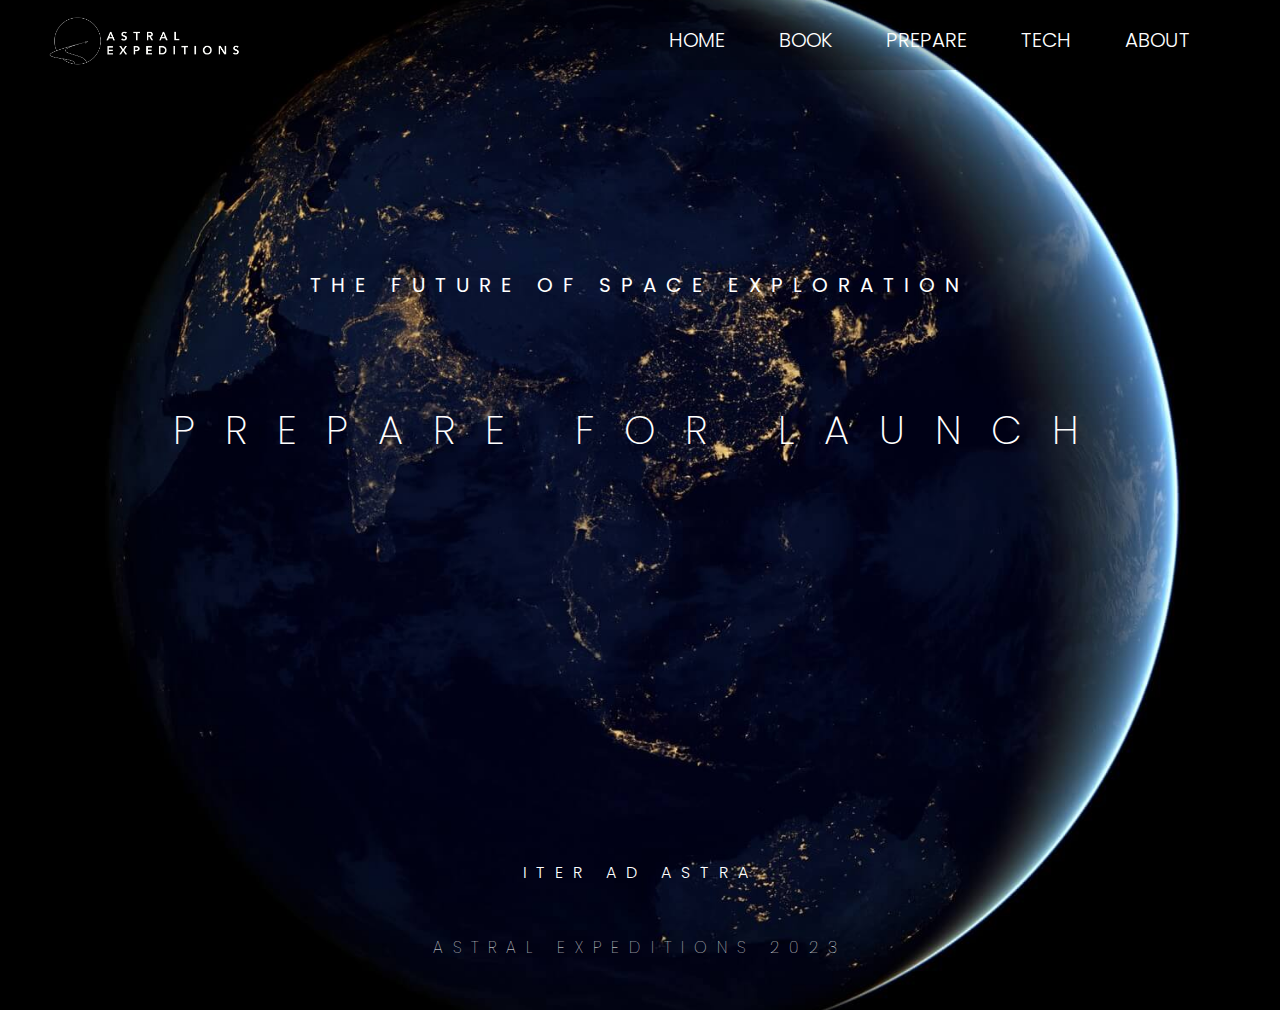
<file: index.html>
<!DOCTYPE html>
<html lang="en">
  <head>
      <meta charset="UTF-8">
      <meta name="viewport" content="width=device-width, initial-scale=1.0">
      <meta http-equiv="X-UA-Compatible" content="IE-edge">
      <title>Astral Expeditions</title>
      <link rel="stylesheet" href="style.css">
  </head>

  <body>
      <div class="home-central">
          <div class="navbar">
              <img src="images/astralexplogo.png" class="logo">
                  <ul>
                    <li><a href="index.html">HOME</a></li>
                    <li><a href="book.html">BOOK</a></li>
                    <li><a href="prepare.html">PREPARE</a></li>
                    <li><a href="tech.html">TECH</a></li>
                    <li><a href="about.html">ABOUT</a></li>
                  </ul>
          </div>
    
          <div class="home-text-1">      
              <h1>THE FUTURE OF SPACE EXPLORATION</h1>
          </div>

          <div class="home-text-2">
              <h1>PREPARE FOR LAUNCH</h1>
          </div>

          <div class="home-text-3">
              <h1>ITER AD ASTRA</h1>
          </div>

          <div class="company-text-1">
              <h1>ASTRAL EXPEDITIONS 2023</h1>
          </div>


    </div>

  </body>
</html>
</file>
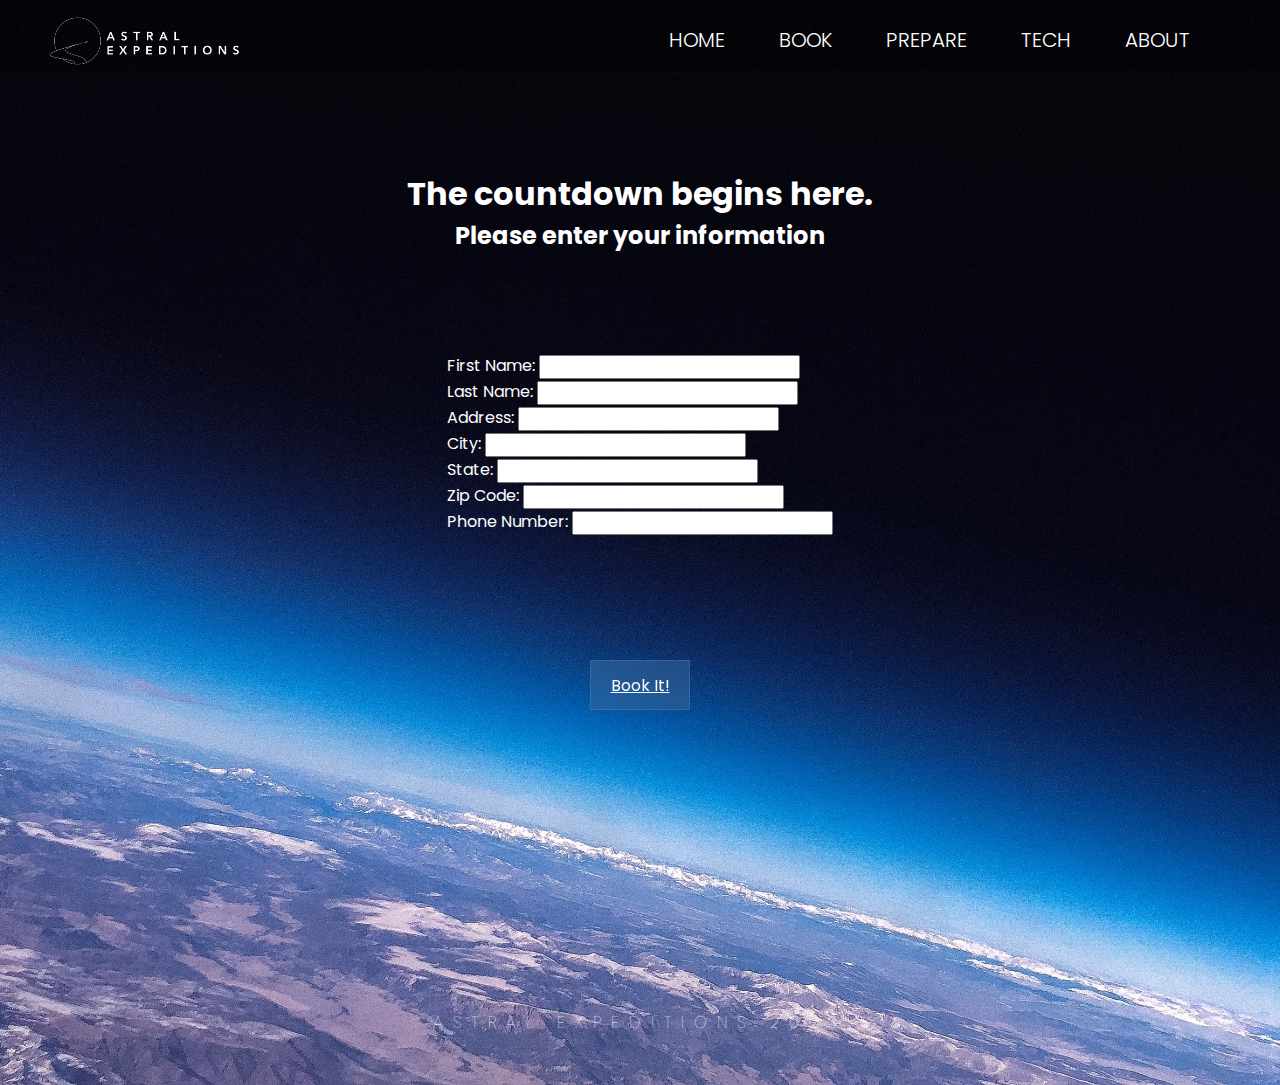
<file: book-confirm.html>
<!DOCTYPE html>
<html lang="en">
    <head>
      <meta charset="UTF-8">
      <meta name="viewport" content="width=device-width, initial-scale=1.0">
      <meta http-equiv="X-UA-Compatible" content="IE-edge">
      <title>Astral Expeditions</title>
      <link rel="stylesheet" href="style.css">
    </head>

    <body>
        <div class="book-confirm">
            <div class="navbar">
                <img src="images/astralexplogo.png" class="logo">
                <ul>
                    <li><a href="index.html">HOME</a></li>
                    <li><a href="book.html">BOOK</a></li>
                    <li><a href="prepare.html">PREPARE</a></li>
                    <li><a href="tech.html">TECH</a></li>
                    <li><a href="about.html">ABOUT</a></li>
                </ul>
            </div>

            <div class="book-confirm-text">
                <h1>The countdown begins here. </h1>
                <h2>Please enter your information</h2>
            </div>


            <div class="book-confirm-details">
                <div class="book-confirm-textbox">
                    <div>
                        <label for="firstname">First Name:</label>
                        <input type="text" id="firstname" name="firstname" required>
                    </div>
                    <div>
                        <label for="lastname">Last Name:</label>
                        <input type="text" id="lastname" name="lastname" required>
                    </div>
                    <div>
                        <label for="address">Address:</label>
                        <input type="text" id="address" name="address" required>
                    </div>
                    <div>
                        <label for="city">City:</label>
                        <input type="text" id="city" name="city" required>
                    </div>
                    <div>
                        <label for="state">State:</label>
                        <input type="text" id="state" name="state" required>
                    </div>
                    <div>
                        <label for="zipcode">Zip Code:</label>
                        <input type="text" id="zipcode" name="zipcode" required>
                    </div>
                    <div>
                        <label for="phone">Phone Number:</label>
                        <input type="text" id="phone" name="phone" required>
                    </div>
                </div>

            </div>

            <div class="book-confirm-button">
                <a class="btn-style" href="book-thanks.html">Book It!</a>
            </div>

            <div class="company-text">
                <h1>ASTRAL EXPEDITIONS 2023</h1>
            </div>    

        </div>
    

    </body>
</html>
</file>
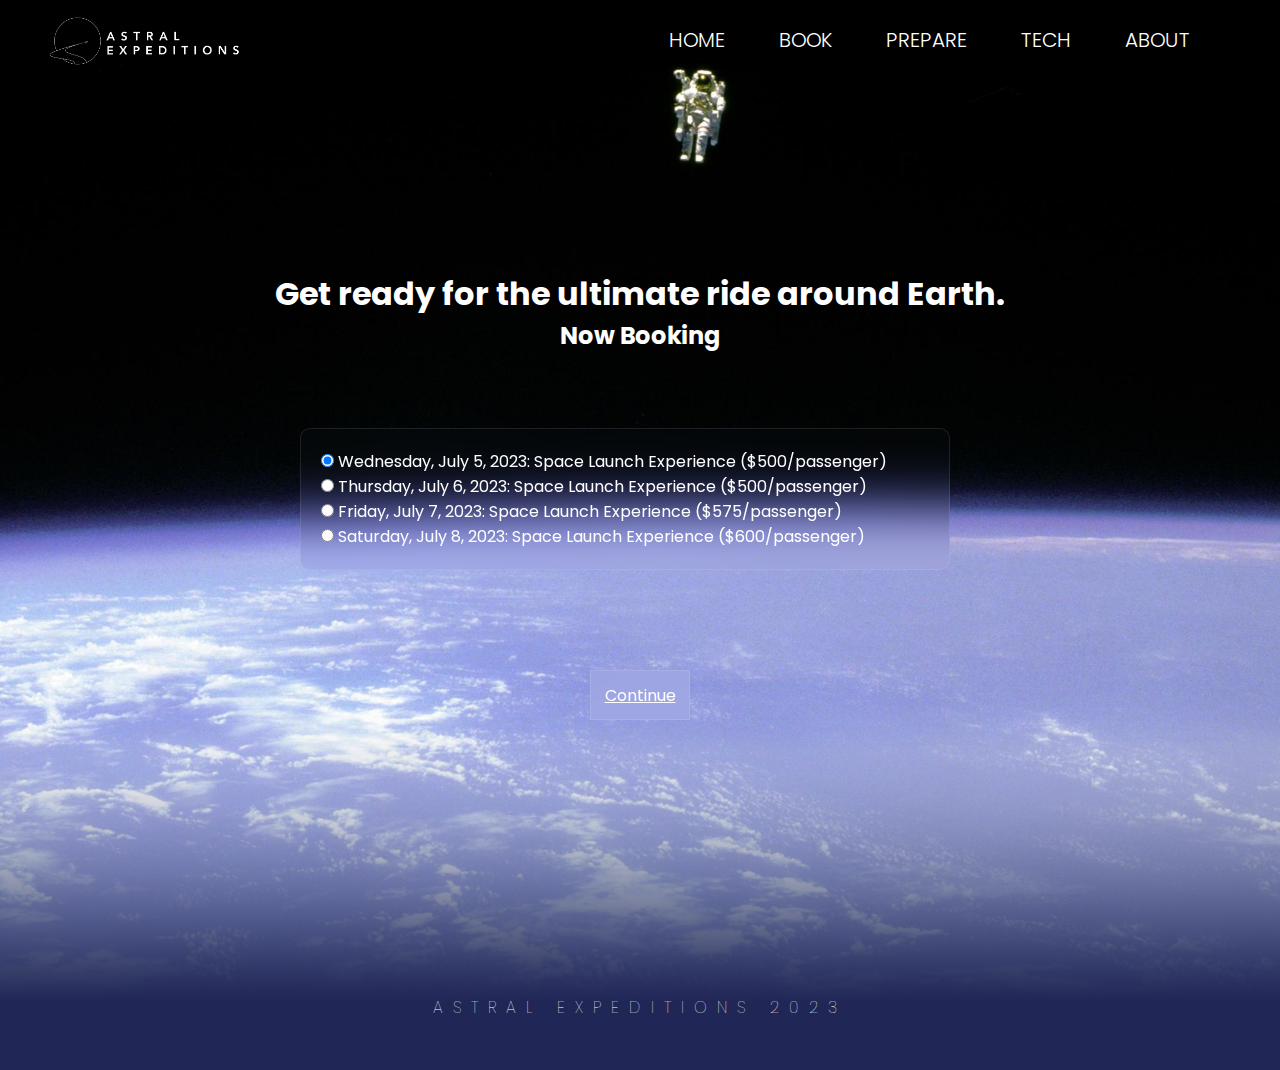
<file: book-earth.html>
<!DOCTYPE html>
<html lang="en">
    <head>
      <meta charset="UTF-8">
      <meta name="viewport" content="width=device-width, initial-scale=1.0">
      <meta http-equiv="X-UA-Compatible" content="IE-edge">
      <title>Astral Expeditions</title>
      <link rel="stylesheet" href="style.css">
    </head>

    <body>
        <div class="book-earth">
            <div class="navbar">
                <img src="images/astralexplogo.png" class="logo">
                <ul>
                    <li><a href="index.html">HOME</a></li>
                    <li><a href="book.html">BOOK</a></li>
                    <li><a href="prepare.html">PREPARE</a></li>
                    <li><a href="tech.html">TECH</a></li>
                    <li><a href="about.html">ABOUT</a></li>
                </ul>
            </div>

            <div class="book-earth-text">
                <h1>Get ready for the ultimate ride around Earth.</h1>
                <h2>Now Booking</h2>
            </div>

            <div class="book-earth-option">
                <div>
                    <input type="radio" id="SLE001" name="earth-flight" value="SLE001" checked>
                    <label for="SLE001">Wednesday, July 5, 2023: Space Launch Experience ($500/passenger)</label>
                </div>
                <div>
                    <input type="radio" id="SLE002" name="earth-flight" value="SLE002">
                    <label for="SLE001">Thursday, July 6, 2023: Space Launch Experience ($500/passenger)</label>
                </div>
                <div>
                    <input type="radio" id="SLE003" name="earth-flight" value="SLE003">
                    <label for="SLE001">Friday, July 7, 2023: Space Launch Experience ($575/passenger)</label>
                </div>
                <div>
                    <input type="radio" id="SLE004" name="earth-flight" value="SLE004">
                    <label for="SLE001">Saturday, July 8, 2023: Space Launch Experience ($600/passenger)</label>
                </div>
            </div>

            <div class="book-earth-button">
                <a class="btn-style" href="book-confirm.html">Continue</a>
            </div>

            <div class="company-text">
                <h1>ASTRAL EXPEDITIONS 2023</h1>
            </div>

        </div>



    </body>
</html>
</file>
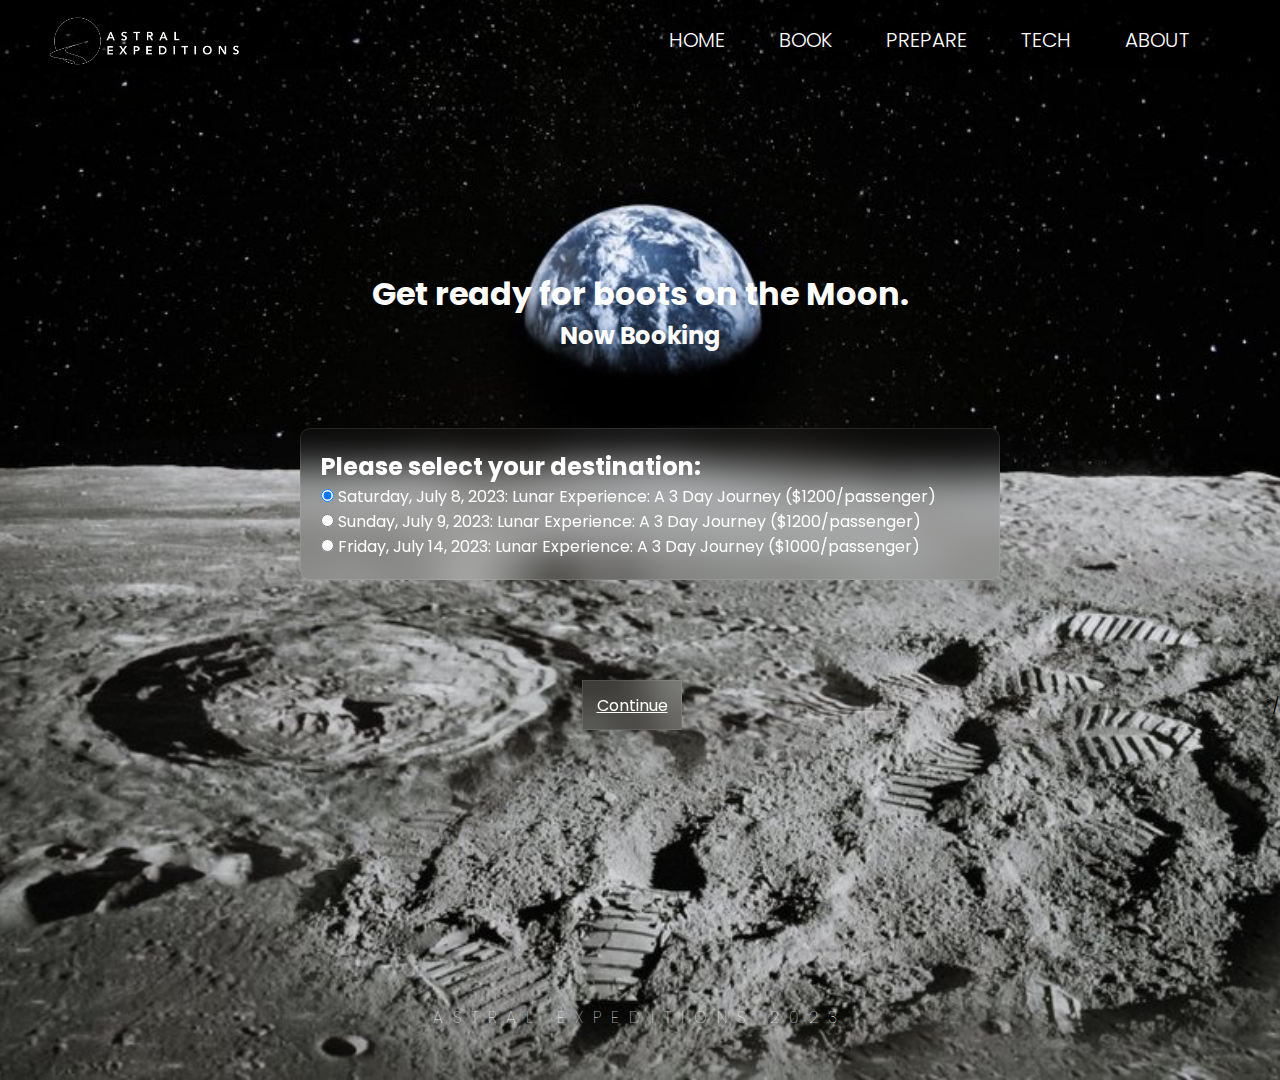
<file: book-lunar.html>
<!DOCTYPE html>
<html lang="en">
    <head>
      <meta charset="UTF-8">
      <meta name="viewport" content="width=device-width, initial-scale=1.0">
      <meta http-equiv="X-UA-Compatible" content="IE-edge">
      <title>Astral Expeditions</title>
      <link rel="stylesheet" href="style.css">
    </head>

    <body>
        <div class="book-lunar">
            <div class="navbar">
                <img src="images/astralexplogo.png" class="logo">
                <ul>
                    <li><a href="index.html">HOME</a></li>
                    <li><a href="book.html">BOOK</a></li>
                    <li><a href="prepare.html">PREPARE</a></li>
                    <li><a href="tech.html">TECH</a></li>
                    <li><a href="about.html">ABOUT</a></li>
                </ul>
            </div>

            <div class="book-lunar-text">
                <h1>Get ready for boots on the Moon.</h1>
                <h2>Now Booking</h2>
            </div>

            <div class="book-lunar-option">
                <h2>Please select your destination:</h2>
                <div>
                    <input type="radio" id="LE001" name="lunarflight" value="LE001" checked>
                    <label for="LE001">Saturday, July 8, 2023: Lunar Experience: A 3 Day Journey ($1200/passenger)</label>
                </div>
                <div>
                    <input type="radio" id="LE002" name="lunarflight" value="LE002">
                    <label for="LE002">Sunday, July 9, 2023: Lunar Experience: A 3 Day Journey ($1200/passenger)</label>
                </div>
                <div>
                    <input type="radio" id="LE003" name="lunarflight" value="LE003">
                    <label for="LE003">Friday, July 14, 2023: Lunar Experience: A 3 Day Journey ($1000/passenger)</label>
                </div>
            </div>  

            <div class="book-lunar-button">
                <a class="btn-style" href="book-confirm.html">Continue</a>*/
            </div>

            <div class="company-text" >
                <h1>ASTRAL EXPEDITIONS 2023</h1>
            </div>
    
        </div>

    </body>
</html>
</file>
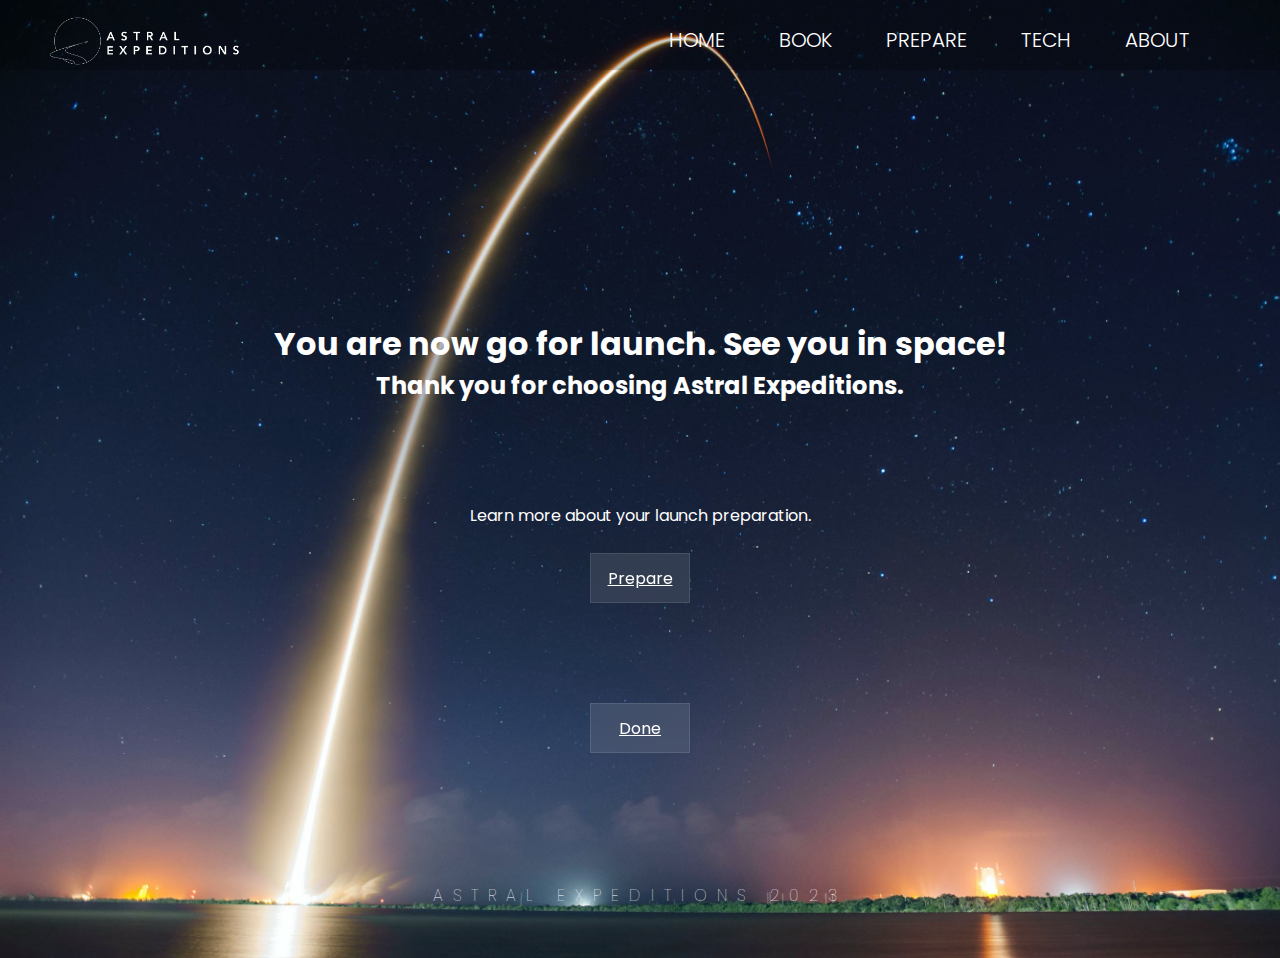
<file: book-thanks.html>
<!DOCTYPE html>
<html lang="en">
    <head>
      <meta charset="UTF-8">
      <meta name="viewport" content="width=device-width, initial-scale=1.0">
      <meta http-equiv="X-UA-Compatible" content="IE-edge">
      <title>Astral Expeditions</title>
      <link rel="stylesheet" href="style.css">
    </head>

    <body>
        <div class="book-thanks">
            <div class="navbar">
                <img src="images/astralexplogo.png" class="logo">
                <ul>
                    <li><a href="index.html">HOME</a></li>
                    <li><a href="book.html">BOOK</a></li>
                    <li><a href="prepare.html">PREPARE</a></li>
                    <li><a href="tech.html">TECH</a></li>
                    <li><a href="about.html">ABOUT</a></li>
                </ul>
            </div>

            <div class="book-thanks-text">
                <h1>You are now go for launch. See you in space! </h1>
                <h2>Thank you for choosing Astral Expeditions.</h2>
            </div>


            <div class="book-thanks-exit">
                <p>Learn more about your launch preparation.</p>
                <br>
                <a class="btn-style" href="prepare.html">Prepare</a>
            </div>

            <div class="book-thanks-done">
                <a class="btn-style" href="index.html">Done</a>
            </div>

            <div class="company-text-1">
                <h1>ASTRAL EXPEDITIONS 2023</h1>
            </div>
    
        </div>



    </body>
</html>
</file>
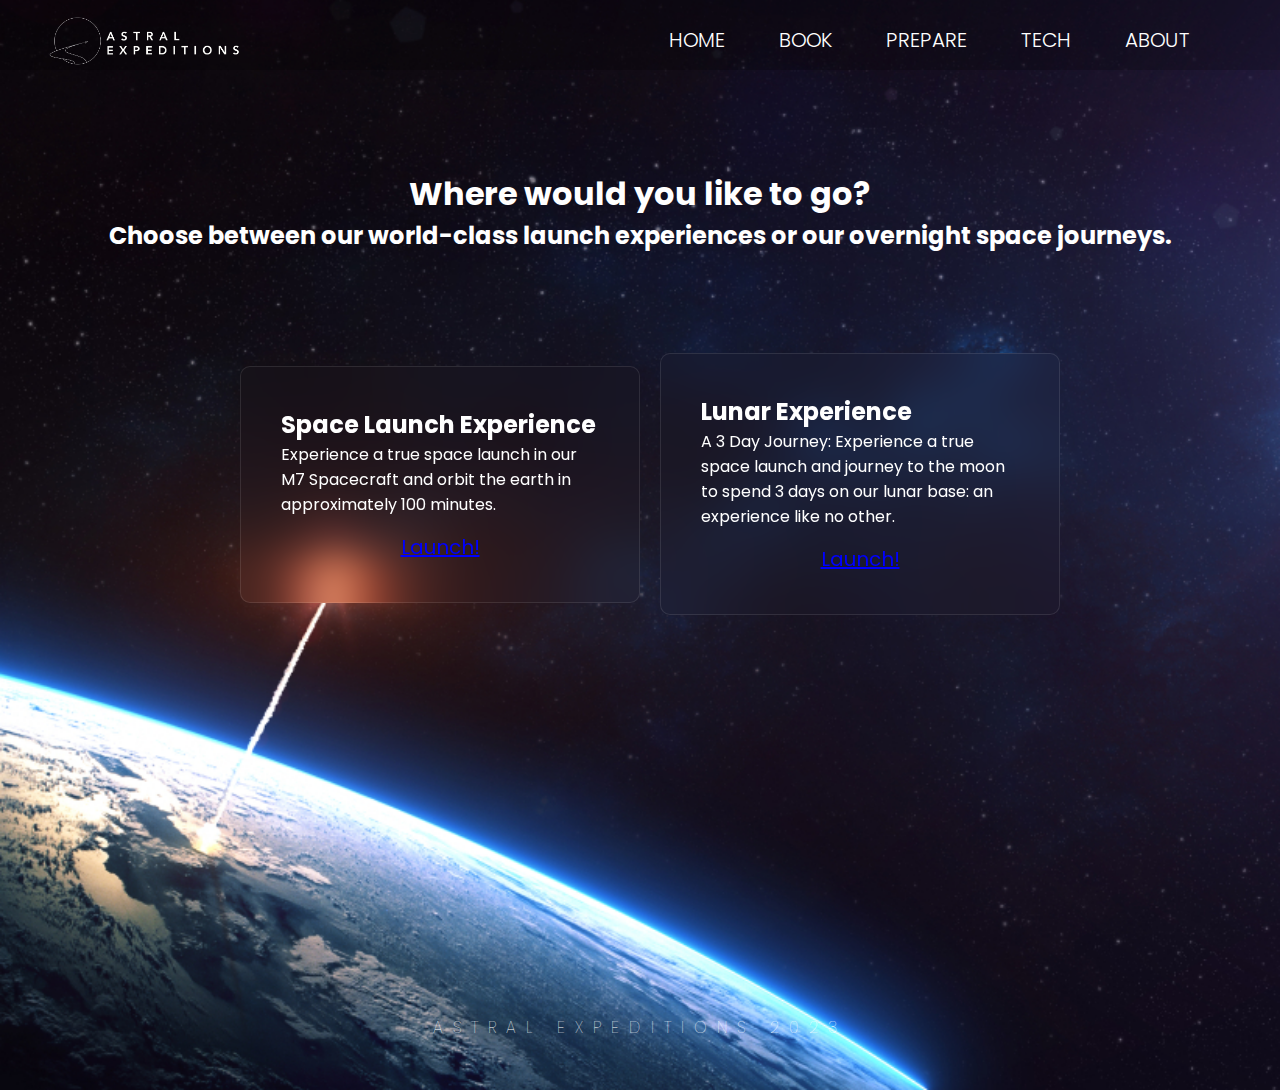
<file: book.html>
<!DOCTYPE html>
<html lang="en">
    <head>
        <meta charset="UTF-8">
        <meta name="viewport" content="width=device-width, initial-scale=1.0">
        <meta http-equiv="X-UA-Compatible" content="IE-edge">
        <title>Astral Expeditions</title>
        <link rel="stylesheet" href="style.css">
    </head>

    <body>
        <div class="book">
            <div class="navbar">
                <img src="images/astralexplogo.png" class="logo">
                <ul>
                    <li><a href="index.html">HOME</a></li>
                    <li><a href="book.html">BOOK</a></li>
                    <li><a href="prepare.html">PREPARE</a></li>
                    <li><a href="tech.html">TECH</a></li>
                    <li><a href="about.html">ABOUT</a></li>
                </ul>
            </div>
    
            <div class="book-text">
                <h1>Where would you like to go?</h1>
                <h2>Choose between our world-class launch experiences or our overnight space journeys.</h2>
            </div>

            <div class="book-options">
                <div class="book-earth-select">
                    <h2>Space Launch Experience</h2>
                    <p1>Experience a true space launch in our M7 Spacecraft and orbit the earth in approximately 100 minutes.<br></p1>
                    <div class="book-launch">
                        <a href="book-earth.html">Launch!</a>
                    </div>
                    
                </div>
                <div class="book-lunar-select">
                    <h2>Lunar Experience</h2>
                    <p1>A 3 Day Journey: Experience a true space launch and journey to the moon to spend 3 days on our lunar base: an experience like no other.<br></p1>
                    <div class="book-launch">
                        <a href="book-lunar.html">Launch!</a>
                    </div>
                </div>
            </div>

            <div class="company-text-2">
                <h1>ASTRAL EXPEDITIONS 2023</h1>
            </div>

        </div>

    </body>
</html>
</file>
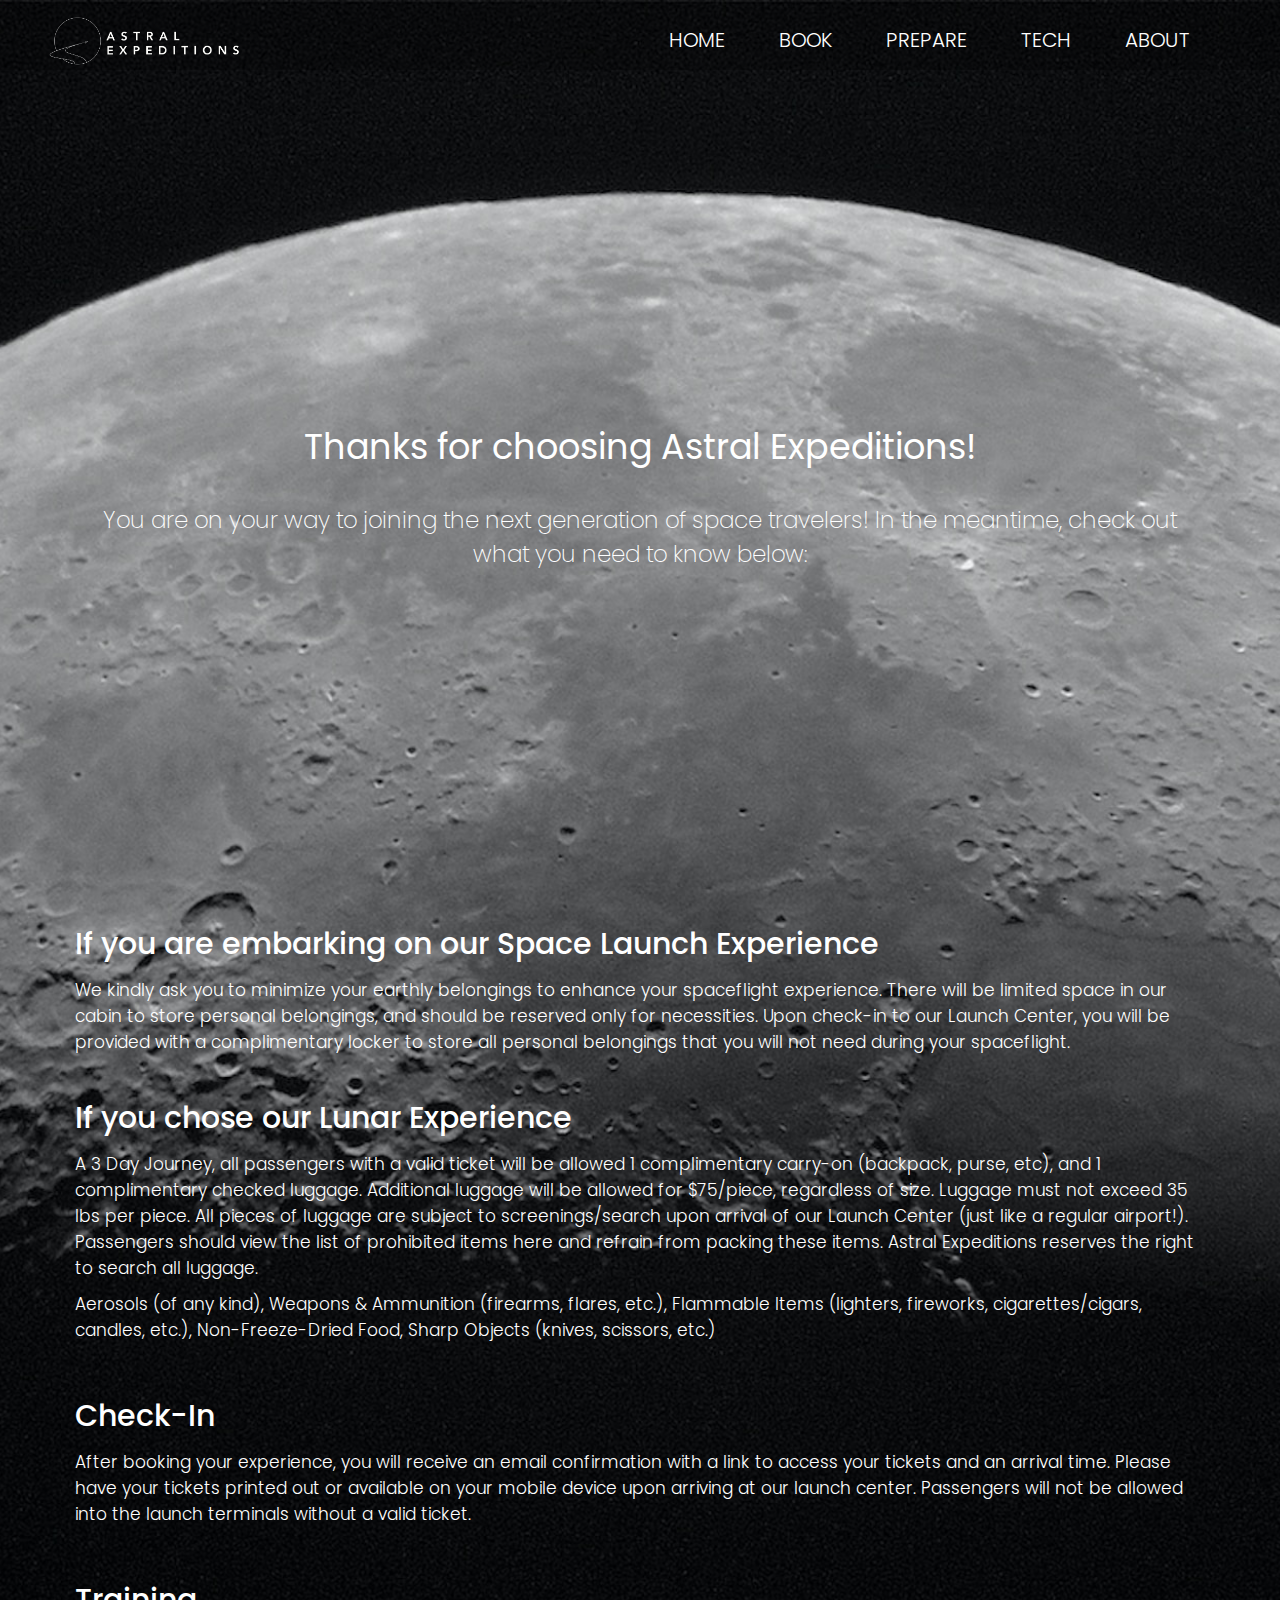
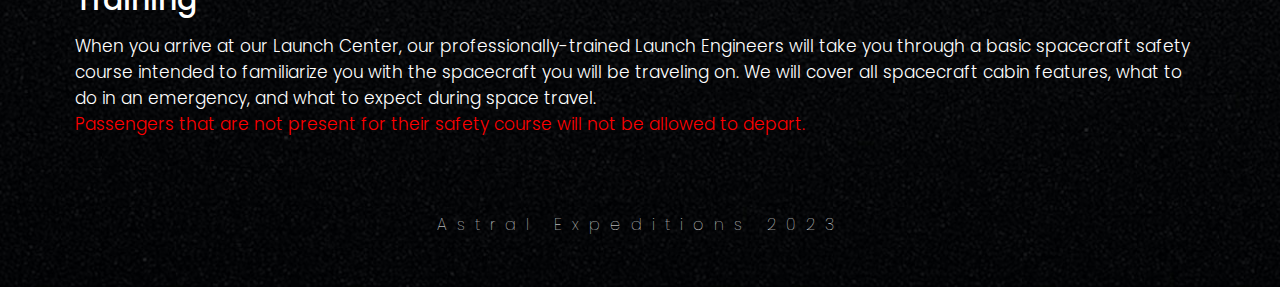
<file: prepare.html>
<!DOCTYPE html>
<html lang="en">
    <head>
        <meta charset="UTF-8">
        <meta name="viewport" content="width=device-width, initial-scale=1.0">
        <meta http-equiv="X-UA-Compatible" content="IE-edge">
        <title>Astral Expeditions</title>
        <link rel="stylesheet" href="style.css">
    </head>

    <body>
        <div class="prepare">
            <div class="navbar">
                <img src="images/astralexplogo.png" class="logo">
                <ul>
                    <li><a href="index.html">HOME</a></li>
                    <li><a href="book.html">BOOK</a></li>
                    <li><a href="prepare.html">PREPARE</a></li>
                    <li><a href="tech.html">TECH</a></li>
                    <li><a href="about.html">ABOUT</a></li>
                </ul>
            </div>
    
            
            <div class="prepare-text-1">
                <h1>Thanks for choosing Astral Expeditions!</h1>
            </div>

            <div class="prepare-text-2">
                <h1>You are on your way to joining the next generation of space travelers! In the meantime, check out what you need to know below:</h1>
            </div>
            
            <div class="packing-text-1">
                <h1>If you are embarking on our Space Launch Experience</h1>
                <p>We kindly ask you to minimize your earthly belongings to enhance your spaceflight experience. There will be limited space in our cabin to store personal belongings, and should be reserved only for necessities. Upon check-in to our Launch Center, you will be provided with a complimentary locker to store all personal belongings that you will not need during your spaceflight.</p>
            </div>

            <div class="packing-text-2">
                <h1>If you chose our Lunar Experience</h1>
                <p>A 3 Day Journey, all passengers with a valid ticket will be allowed 1 complimentary carry-on (backpack, purse, etc), and 1 complimentary checked luggage. Additional luggage will be allowed for $75/piece, regardless of size. Luggage must not exceed 35 lbs per piece. All pieces of luggage are subject to screenings/search upon arrival of our Launch Center (just like a regular airport!). Passengers should view the list of prohibited items here and refrain from packing these items. Astral Expeditions reserves the right to search all luggage.</p>
            </div>
            
            <div class="packing-text-2">
                <p>Aerosols (of any kind), Weapons & Ammunition (firearms, flares, etc.), Flammable Items (lighters, fireworks, cigarettes/cigars, candles, etc.), Non-Freeze-Dried Food, Sharp Objects (knives, scissors, etc.)</p>
            </div>

            <div class="checkin-text">
                <h1>Check-In</h1>
                <p>After booking your experience, you will receive an email confirmation with a link to access your tickets and an arrival time. Please have your tickets printed out or available on your mobile device upon arriving at our launch center. Passengers will not be allowed into the launch terminals without a valid ticket.</p>
            </div>

            <div class="training-text">
                <h1>Training</h1>
                <p>When you arrive at our Launch Center, our professionally-trained Launch Engineers will take you through a basic spacecraft safety course intended to familiarize you with the spacecraft you will be traveling on. We will cover all spacecraft cabin features, what to do in an emergency, and what to expect during space travel.</p>
                <p1>Passengers that are not present for their safety course will not be allowed to depart.</p1>
            </div>      
            
            <div class="company-text">
                <h1>Astral Expeditions 2023</h1>
            </div>
            
        </div>

        
  
    </body> 
</html>
</file>
<file: style.css>
@import url('https://fonts.googleapis.com/css2?family=Poppins:wght@100;200;300;400;500;600;700;800;900&display=swap');

*{
    margin: 0;
    padding: 0;
    box-sizing: border-box;
    font-family: 'Poppins', sans-serif;
}


/* Navigation Bar */

.navbar{
    height: 70px;
    width: 100%;
    background: rgba(0,0,0,0.2);
}

.navbar ul{
    float: right;
    margin-right: 45px;
    padding: 10px 20px;
    margin-top: 15px;
    list-style: none;
}

.navbar ul li{
    display: inline-block;
    margin: 0 5px;
}

.navbar ul li a{
    text-decoration: none;
    color: white;
    font-size: 20px;
    font-weight: 300;
    padding: 10px 20px;
    border-radius: 5px;
    transition: 0.3s;
}

.navbar ul li a:hover{
    background: navy;
}

.logo {
    width: 200px;
    margin: 12px 45px;
    cursor: pointer;
}


/* Home */

.home-central{
   width: 100%;
   height: 100%;
   background-image: url(images/earth.jpeg);
   background-repeat: no-repeat;
   background-size: cover;
   background-position: center;
}

.home-text-1 h1{
    color: white;
    font-size: 20px;
    font-weight: 400;
    letter-spacing: 10px;
    padding: 200px 0 0 0;
    text-align: center;
}

.home-text-2 h1{
    color: white;
    font-size: 40px;
    font-weight: 250;
    letter-spacing: 30px;
    padding: 100px 0 0 0;
    text-align: center;
}

.home-text-3 h1{
    color: white;
    font-size: 16px;
    font-weight: 300;
    letter-spacing: 10px;
    padding: 400px 0 0 0;
    text-align: center;
}



/* Book - 1st page - Home */

.book{
    width: 100%;
    height: 100%;
    background-image: url(images/book.jpeg);
    background-repeat: no-repeat;
    background-size: cover;
    background-position: center;
}

.book-text{
    color: white;
    padding: 100px 0;
    margin-left: 40px;
    margin-right: 40px;
    text-align:center;
}

.book-options {
    color: white;
    display: flex;
    justify-content: center;
    align-items: center;
}

.book-earth-select {
    background: rgba(255, 255, 266, 0.01);
    backdrop-filter: blur(20px);
    padding: 40px;
    max-width: 400px;
    border: 1px solid rgba(255, 255, 266, 0.1);
    border-radius: 10px;
    transform: translate(0px, 0px);
}

.book-lunar-select{
    background: rgba(255, 255, 266, 0.01);
    backdrop-filter: blur(20px);
    padding: 40px;
    max-width: 400px;
    border: 1px solid rgba(255, 255, 266, 0.1);
    border-radius: 10px;
    transform: translate(20px, 0px);
}

.book-launch {
    font-size: 20px;
    text-align: center;
    padding: 15px 0 0 0;
}

.book-launch a {
    color: blue;
}


/* Book - Earth flight */

.book-earth{
    width: 100%;
    height: 100%;
    background-image: url(images/book-earth.png);
    background-repeat: no-repeat;
    background-size: cover;
    background-position: center;
}

.book-earth-text {
    color: white;
    text-align: center;
    padding: 200px 0 75px 0;
}

.book-earth-option {
    color: white;
    margin-left: 300px;
    background: rgba(255, 255, 266, 0.01);
    backdrop-filter: blur(20px);
    padding: 20px;
    max-width: 650px;
    border: 1px solid rgba(255, 255, 266, 0.1);
    border-radius: 10px;
}

.book-earth-button {
    display: flex;
    justify-content: center;
    align-items: center;
    padding: 100px 0px 200px 0px;
}


/* Book - Lunar flight */

.book-lunar{
    width: 100%;
    height: 100%;
    background-image: url(images/book-lunar.jpeg);
    background-repeat: no-repeat;
    background-size: cover;
    background-position: center;
}

.book-lunar-text {
    color: white;
    text-align: center;
    padding: 200px 0 75px 0;
}

.book-lunar-option {
    color: white;
    margin-left: 300px;
    background: rgba(255, 255, 266, 0.01);
    backdrop-filter: blur(20px);
    padding: 20px;
    max-width: 700px;
    border: 1px solid rgba(255, 255, 266, 0.1);
    border-radius: 10px;
}

.book-lunar-button {
    display: flex;
    justify-content: center;
    align-items: center;
    padding: 100px 0px 200px 0px;
}


/* Book - Confirmation */

.book-confirm{
    width: 100%;
    height: 100%;
    background-image: url(images/book-confirm.jpg);
    background-repeat: no-repeat;
    background-size: cover;
    background-position: center;
}

.book-confirm-text {
    color: white;
    text-align: center;
    padding: 100px 0;
}

.book-confirm-textbox{
    color: white;

}

.book-confirm-details {
    display: flex;
    justify-content: center;
    align-items: center;
}

.book-confirm-button {
    display: flex;
    justify-content: center;
    align-items: center;
    padding: 125px 0px 225px 0px;
}


/*  Book - Thanks */

.book-thanks {
    width: 100%;
    height: 100%;
    background-image: url(images/book-thanks.jpg);
    background-repeat: no-repeat;
    background-size: cover;
    background-position: center;
}

.book-thanks-text {
    color: white;
    text-align: center;
    padding: 250px 0 0 0;
}

.book-thanks-details {
    color: white;
    text-align: center;
}


.book-thanks-exit {
    color: white;
    text-align: center;
    padding: 100px 0 0 0;
}

.book-thanks-done {
    color: white;
    text-align: center;
    padding: 100px 0 80px 0;
}


/* About */

.about{
    width: 100%;
    height: 100%;
    background-image: url(images/about.jpeg);
    background-repeat: no-repeat;
    background-size: cover;
    background-position: center;
}

.about-content {
    position: relative;
    width: 1150px;
    display: flex;
    justify-content: center;
    align-items: center;
}

.about-text-1{
    z-index: 111;
    background: rgba(255, 255, 266, 0.01);
    backdrop-filter: blur(20px);
    padding: 40px;
    max-width: 500px;
    border: 1px solid rgba(255, 255, 266, 0.1);
    border-radius: 10px;
    transform: translate(20px, 375px);
}

.about-text-2{
    z-index: 222;
    background: rgba(255, 255, 266, 0.1);
    backdrop-filter: blur(20px);
    padding: 40px;
    max-width: 400px;
    border: 1px solid rgba(255, 255, 266, 0.1);
    border-radius: 10px;
    transform: translate(-10px, 450px);
}

.about-text-1 h1{
    color: white;
    font-size: 25px;
    font-weight: 200;
}

.about-text-2 h1{
    color: white;
    font-size: 25px;
    font-weight: 200;
}

.about-text-1, .about-text-2 p{
    color: white;
    font-size: 15px;
    font-weight: 300;
}

.logo-large {
    width: 750px;
    position: absolute;
    top: 25%;
    left: 50%;
    transform: translate(-50%, -50%);
}


/* Prepare */

.prepare{
    width: 100%;
    height: 100%;
    background-image: url(images/prepare.jpg);
    background-repeat: no-repeat;
    background-size: cover;
    background-position: center;
    background-color: black;
}

.prepare-text-1 h1{
    color: white;
    font-size: 35px;
    font-weight: 400;
    padding: 350px 0px 30px 0px;
    text-align: center;
}

.prepare-text-2 h1 {
    color: white;
    font-size: 23px;
    font-weight: 200;
    margin-left: 75px;
    margin-right: 75px;
    text-align: center;
}

.packing-text-1 h1 {
    color: white;
    font-size: 30px;
    font-weight: 425;
    margin-left: 75px;
    margin-right: 75px;
    padding: 350px 0px 0px 0px;
}

.packing-text-1 p {
    color: white;
    font-size: 17px;
    font-weight: 350;
    margin-left: 75px;
    margin-right: 75px;
    padding: 10px 0px 0px 0px;
}

.packing-text-2 h1 {
    color: white;
    font-size: 30px;
    font-weight: 425;
    margin-left: 75px;
    margin-right: 75px;
    padding: 40px 0px 0px 0px;
}

.packing-text-2 p {
    color: white;
    font-size: 17px;
    font-weight: 350;
    margin-left: 75px;
    margin-right: 75px;
    padding: 10px 0px 0px 0px;
}

.checkin-text h1 {
    color: white;
    font-size: 30px;
    font-weight: 425;
    margin-left: 75px;
    margin-right: 75px;
    padding: 50px 0px 0px 0px;
}

.checkin-text p {
    color: white;
    font-size: 17px;
    font-weight: 350;
    margin-left: 75px;
    margin-right: 75px;
    padding: 10px 0px 0px 0px;
}

.training-text h1 {
    color: white;
    font-size: 30px;
    font-weight: 425;
    margin-left: 75px;
    margin-right: 75px;
    padding: 50px 0px 0px 0px;
}

.training-text p {
    color: white;
    font-size: 17px;
    font-weight: 350;
    margin-left: 75px;
    margin-right: 75px;
    padding: 10px 0px 0px 0px;
}

.training-text p1{
    color: red;
    font-size: 17px;
    font-weight: 350;
    margin-left: 75px;
    margin-right: 75px;
    padding: 0px 0px 50px 0px;
}


/* Tech */

.tech{
    width: 100%;
    height: 100%;
    background-image: url(images/tech.jpg);
    background-repeat: no-repeat;
    background-size: cover;
    background-position: center;
    background-color: black;
}


.tech-text-rocket-1 {
    color: white;
    width: 500px;
}

.tech-text-1 {
    color: white;
    margin-left: 150px;
    margin-right: 100px;
    padding: 20px 0px 20px 0px;
}

.tech-text-2 {
    color: white;
    margin-left: 150px;
    margin-right: 100px;
    padding: 20px 0px 20px 0px;
}

.tech-grp-1 {
    display: flex;
    justify-content: center;
    align-items: center;
}

.tech-grp-1 .tech-img-1 {
    position: relative;
    width: 200px;
    height: 500px;
    overflow: hidden;
}

.tech-grp-1 .tech-img-1 img {
    position: absolute;
    top: 0;
    left: 0;
    width: 100%;
    height: 100%;
    object-fit: cover;
}

.tech-grp-2 {
    display: flex;
    justify-content: center;
    align-items: center;
}

.tech-grp-2 .tech-img-2 {
    position: relative;
    width: 300px;
    height: 500px;
    overflow: hidden;
}

.tech-grp-2 .tech-img-2 img {
    position: absolute;
    top: 0;
    left: 0;
    width: 100%;
    height: 100%;
    object-fit: cover;
}

.tech-text-rocket-2 {
    color: white;
    width: 500px;    
}


/* Name of company */

.company-text-fixed h1{
    color: white;
    font-size: 16px;
    font-weight: 150;
    letter-spacing: 10px;
    position: absolute;
    top: 90%;
    left: 50%;
    transform: translate(-50%, -50%);
}

.company-text h1{
    color: white;
    font-size: 16px;
    font-weight: 150;
    letter-spacing: 10px;
    text-align: center;
    padding: 75px 0 50px 0;
}

.company-text-1 h1{
    color: white;
    font-size: 16px;
    font-weight: 150;
    letter-spacing: 10px;
    text-align: center;
    padding: 50px 0 50px 0;
}

.company-text-2 h1{
    color: white;
    font-size: 16px;
    font-weight: 150;
    letter-spacing: 10px;
    text-align: center;
    padding: 400px 0 50px 0;
}

.company-text-3 h1{
    color: white;
    font-size: 16px;
    font-weight: 150;
    letter-spacing: 10px;
    text-align: center;
    padding: 800px 0 50px 0;
}



/* Button */

.btn-style {
    color: white;
    cursor: pointer;
    height: 50px;
    width: 100px;
    margin: 0 auto;
    background: rgba(255, 255, 266, 0.1);
    backdrop-filter: blur(20px);
    border: 1px solid rgba(255, 255, 266, 0.1);
    display: inline-block;
    line-height: 50px;
    text-align: center;
}


/* Radio button */
.radio-label {
    display: inline-block;
    vertical-align: top;
    margin-right: 3%;
}

.radio-input {
    display: inline-block;
    vertical-align: top;
}
</file>
